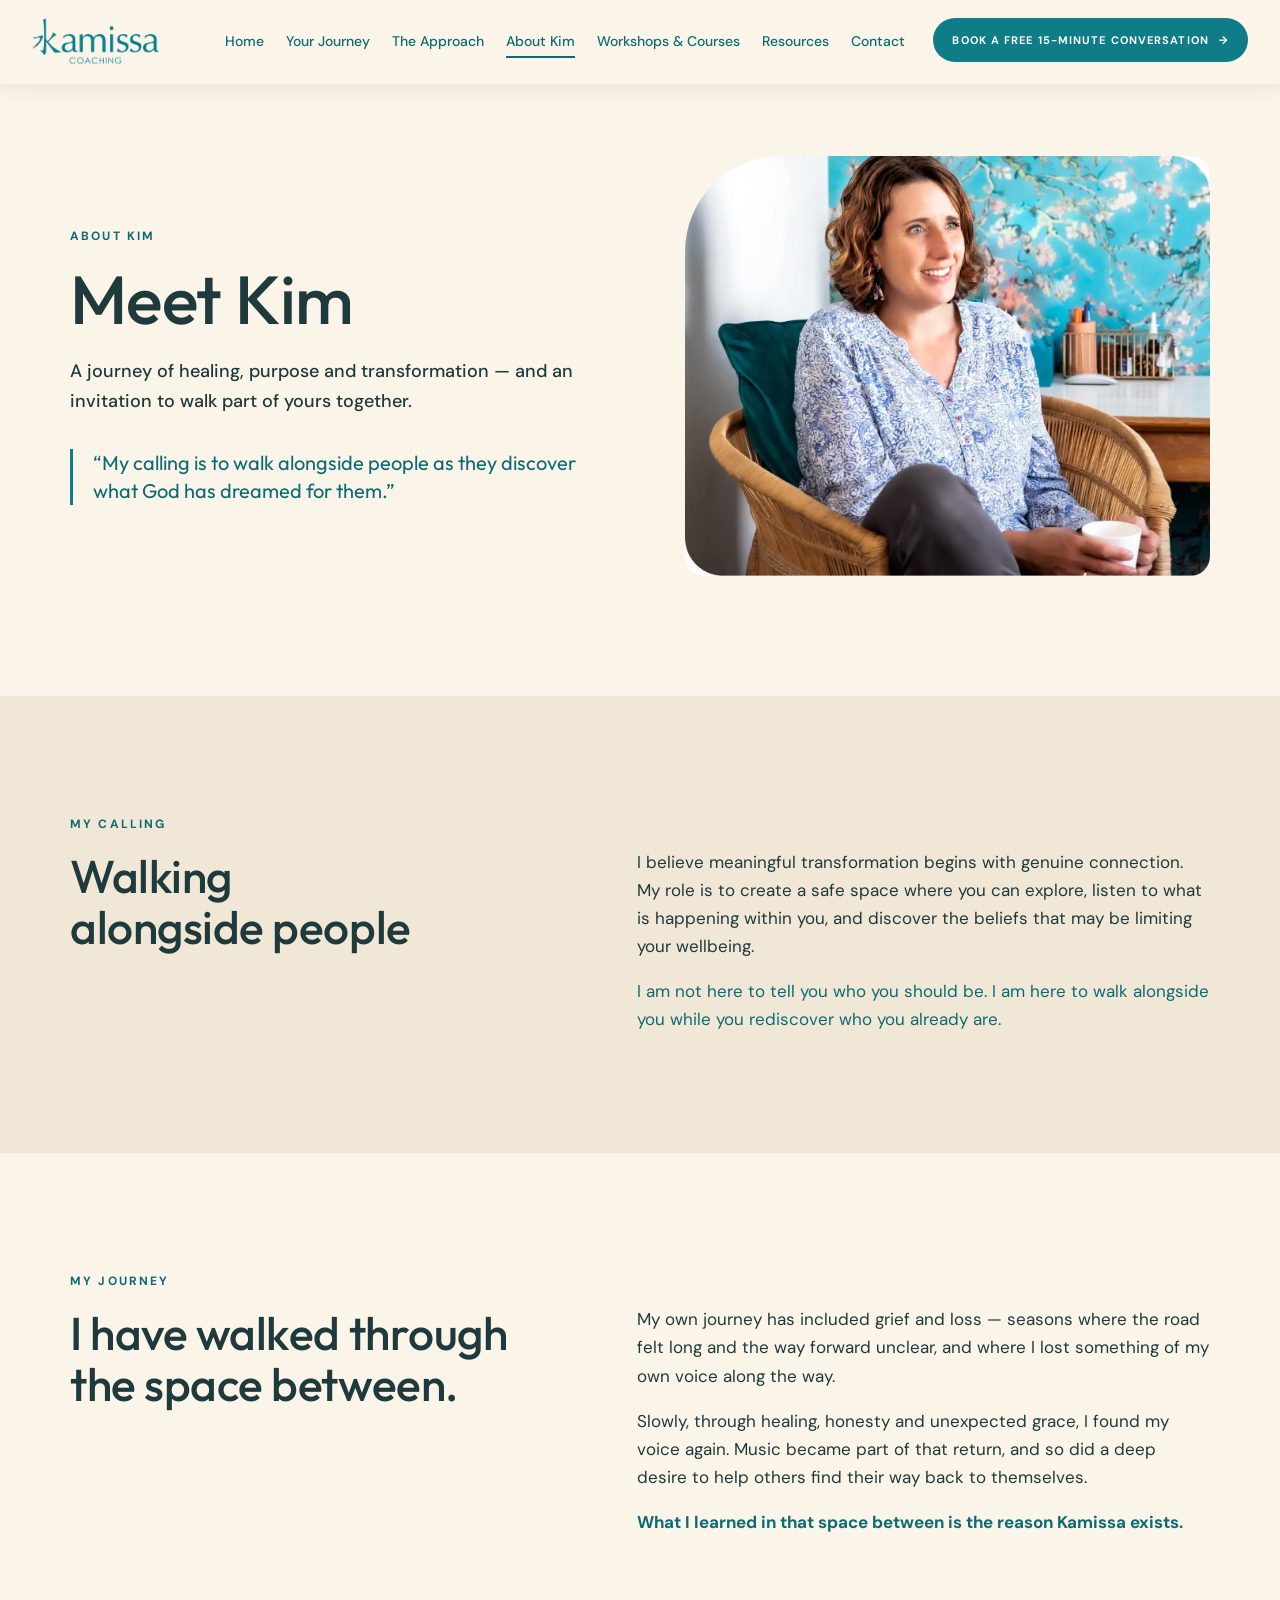
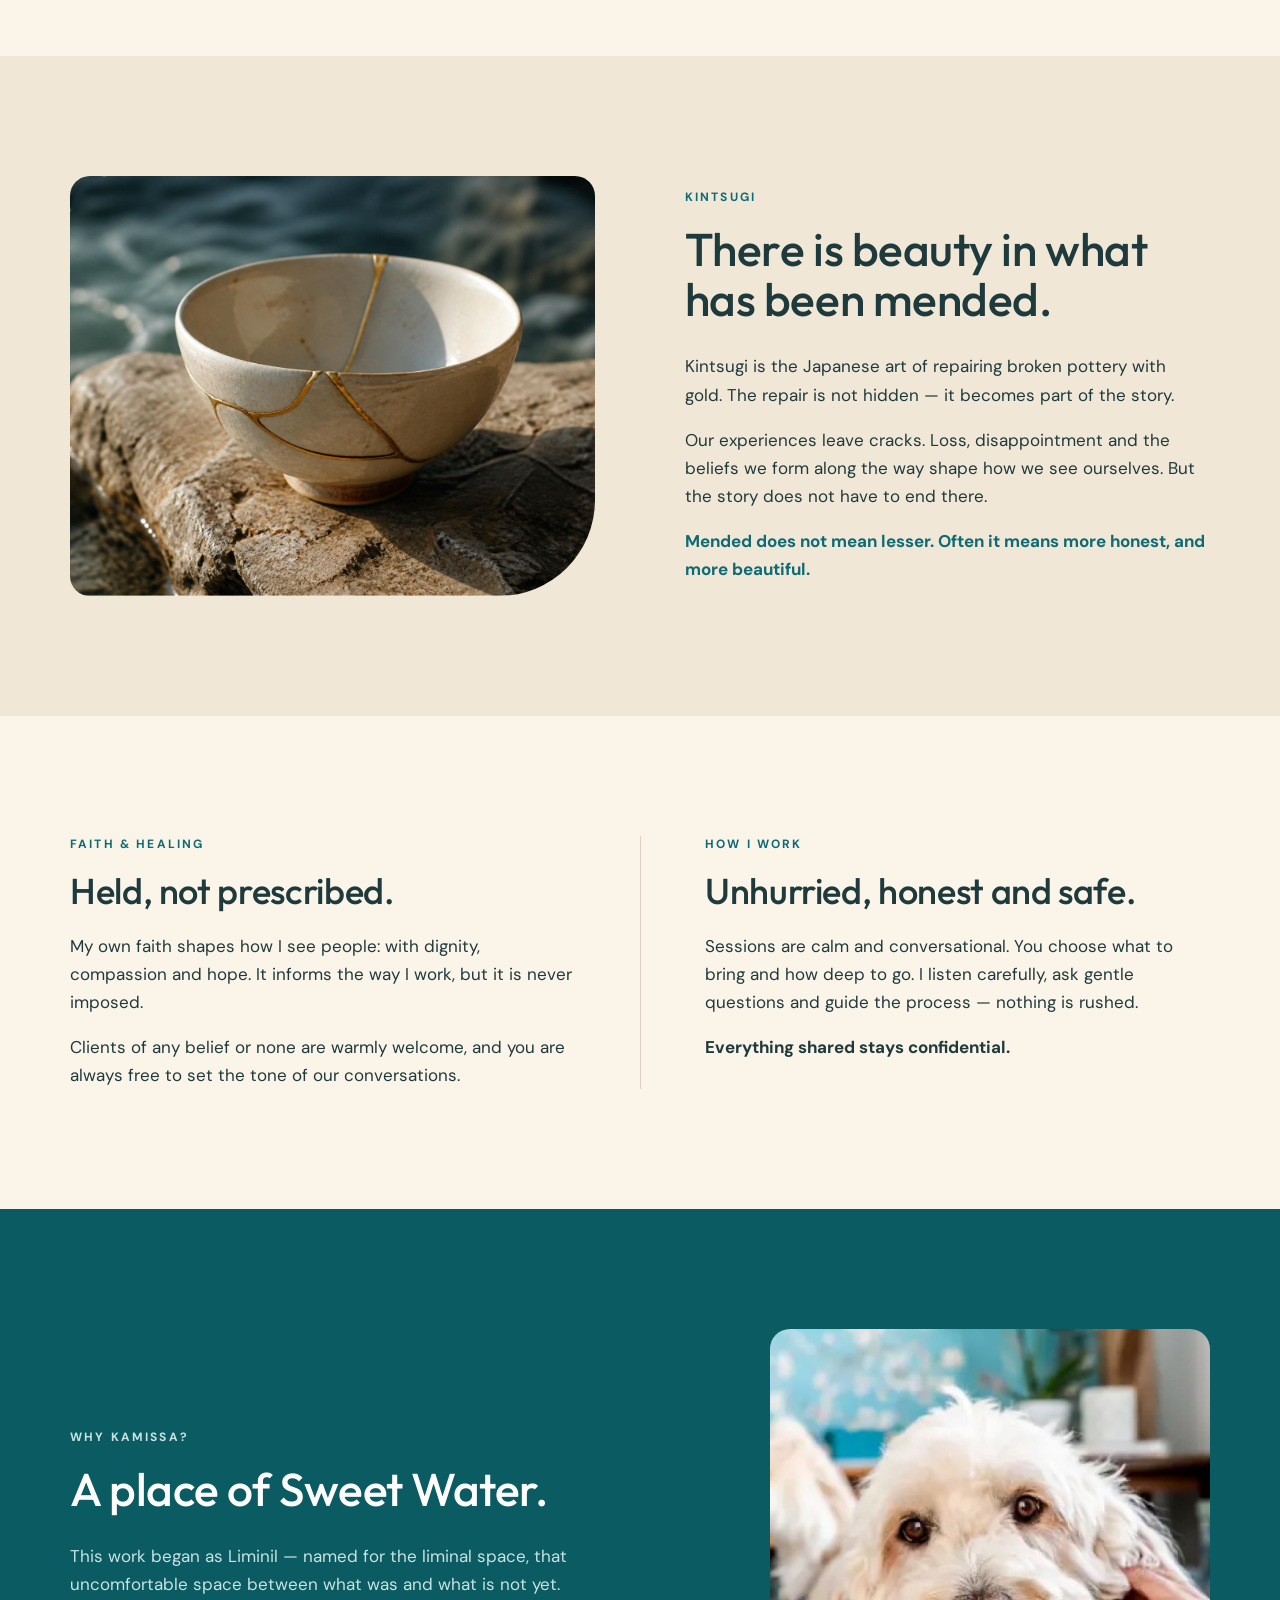
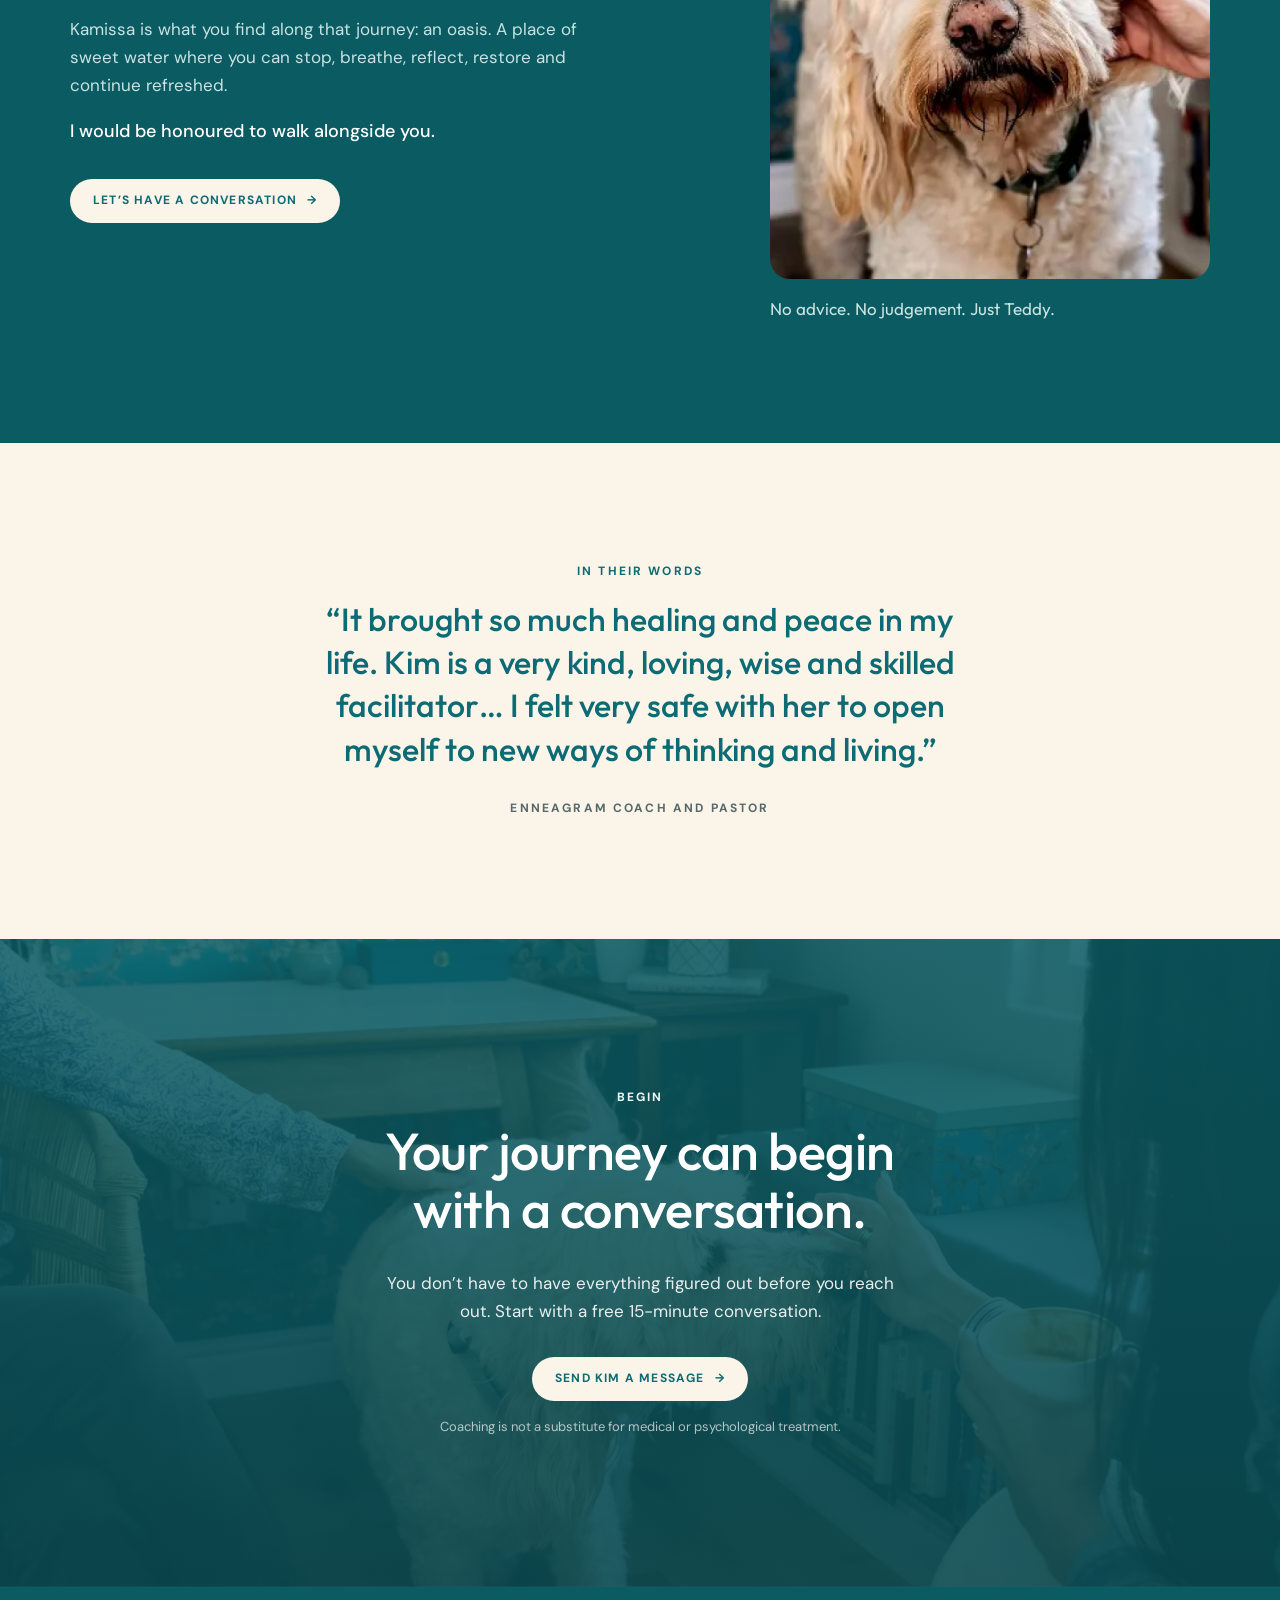
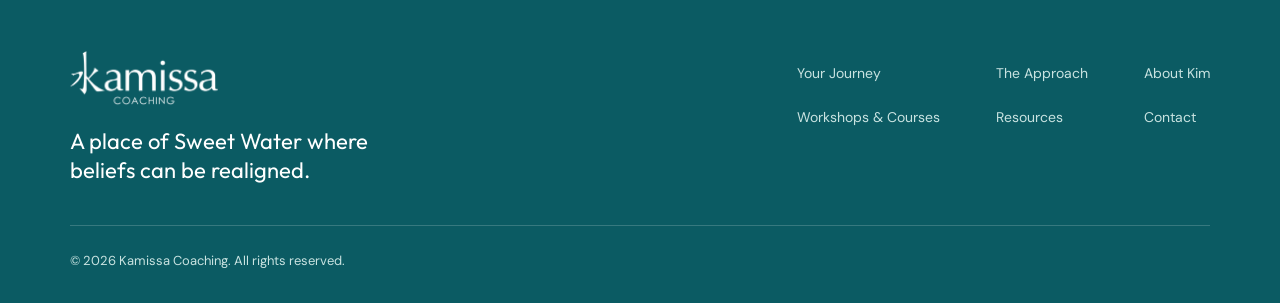
<file: about-kim.html>
<!doctype html>
<html lang="en-ZA">
<head>
  <meta charset="utf-8">
  <meta name="viewport" content="width=device-width, initial-scale=1">
  <title>Meet Kim | Kamissa Coaching</title>
  <meta name="description" content="Meet Kim, founder of Kamissa Coaching: a journey of healing, purpose and transformation, and an invitation to walk part of yours together.">
  <meta name="theme-color" content="#0F7D87">

  <!-- Open Graph (swap og:url and og:image for absolute URLs once the site is live) -->
  <meta property="og:type" content="profile">
  <meta property="og:site_name" content="Kamissa Coaching">
  <meta property="og:title" content="Meet Kim | Kamissa Coaching">
  <meta property="og:description" content="A journey of healing, purpose and transformation, and an invitation to walk part of yours together.">
  <meta property="og:url" content="https://www.example.com/about-kim.html">
  <meta property="og:image" content="https://www.example.com/images/kim-seated.jpg">
  <meta property="og:locale" content="en_ZA">

  <link rel="icon" href="images/favicon.svg" type="image/svg+xml">

  <link rel="preconnect" href="https://fonts.googleapis.com">
  <link rel="preconnect" href="https://fonts.gstatic.com" crossorigin>
  <link rel="stylesheet" href="https://fonts.googleapis.com/css2?family=DM+Sans:opsz,wght@9..40,400;9..40,500;9..40,700&family=Outfit:wght@500;600&display=swap">

  <link rel="stylesheet" href="css/styles.css">
  <script src="js/main.js" defer></script>
</head>
<body>
  <a class="skip-link" href="#main">Skip to content</a>

  <!-- ============ Header (always solid on inner pages) ============ -->
  <header class="site-header site-header--solid" data-header>
    <div class="site-header__inner">
      <a class="logo" href="index.html" aria-label="Kamissa Coaching – home">
        <img class="logo__img" src="images/kamissa-logo.png" alt="Kamissa Coaching" width="600" height="227">
      </a>

      <button class="nav-toggle" type="button" aria-expanded="false" aria-controls="site-nav" data-nav-toggle>
        <span class="visually-hidden">Menu</span>
        <span class="nav-toggle__bars" aria-hidden="true"></span>
      </button>

      <nav class="site-nav" id="site-nav" aria-label="Main" data-nav>
        <ul class="site-nav__list">
          <li><a href="index.html">Home</a></li>
          <li><a href="index.html#journey">Your Journey</a></li>
          <li><a href="qec.html">The Approach</a></li>
          <li><a href="about-kim.html" aria-current="page">About Kim</a></li>
          <li><a href="index.html#workshops">Workshops &amp; Courses</a></li>
          <li><a href="index.html#resources">Resources</a></li>
          <li><a href="#contact">Contact</a></li>
        </ul>
        <a class="btn btn--primary site-nav__cta" href="#book" data-book>Book a free 15-minute conversation <span class="btn__arrow" aria-hidden="true">→</span></a>
      </nav>
    </div>
  </header>

  <main id="main" tabindex="-1">

    <!-- ============ 1. Intro ============ -->
    <section class="section section--cream page-intro" aria-labelledby="page-title">
      <div class="container split split--media-right">
        <figure class="media media--landscape media--corner-tl">
          <img src="images/kim-seated.jpg" alt="Kim, founder of Kamissa Coaching, sitting in a rattan chair and smiling, holding a cup" width="1328" height="1063" fetchpriority="high" decoding="async">
        </figure>
        <div class="split__text">
          <p class="eyebrow">About Kim</p>
          <h1 class="page-title" id="page-title">Meet Kim</h1>
          <p class="text-lead">A journey of healing, purpose and transformation — and an invitation to walk part of yours together.</p>
          <blockquote class="pullquote pullquote--spaced">
            <p>“My calling is to walk alongside people as they discover what God has dreamed for them.”</p>
          </blockquote>
        </div>
      </div>
    </section>

    <!-- ============ 2. My Calling ============ -->
    <section class="section section--sand" id="calling" aria-labelledby="calling-title">
      <div class="container statement reveal">
        <div>
          <p class="eyebrow">My Calling</p>
          <h2 id="calling-title">Walking alongside people</h2>
        </div>
        <div class="statement__body">
          <p>I believe meaningful transformation begins with genuine connection. My role is to create a safe space where you can explore, listen to what is happening within you, and discover the beliefs that may be limiting your wellbeing.</p>
          <p class="text-teal">I am not here to tell you who you should be. I am here to walk alongside you while you rediscover who you already are.</p>
        </div>
      </div>
    </section>

    <!-- ============ 3. My Journey ============ -->
    <section class="section section--cream" id="my-journey" aria-labelledby="my-journey-title">
      <div class="container statement reveal">
        <div>
          <p class="eyebrow">My Journey</p>
          <h2 id="my-journey-title">I have walked through the space between.</h2>
        </div>
        <div class="statement__body">
          <p>My own journey has included grief and loss — seasons where the road felt long and the way forward unclear, and where I lost something of my own voice along the way.</p>
          <p>Slowly, through healing, honesty and unexpected grace, I found my voice again. Music became part of that return, and so did a deep desire to help others find their way back to themselves.</p>
          <p class="text-teal text-strong">What I learned in that space between is the reason Kamissa exists.</p>
        </div>
      </div>
    </section>

    <!-- ============ 4. Kintsugi ============ -->
    <section class="section section--sand" id="kintsugi" aria-labelledby="kintsugi-title">
      <div class="container split">
        <figure class="media media--landscape media--corner-br reveal">
          <img src="images/kintsugi-bowl.jpg" alt="A cream ceramic bowl repaired with golden kintsugi seams, resting on rock" width="1328" height="1063" loading="lazy" decoding="async">
        </figure>
        <div class="split__text reveal">
          <p class="eyebrow">Kintsugi</p>
          <h2 id="kintsugi-title">There is beauty in what has been mended.</h2>
          <p>Kintsugi is the Japanese art of repairing broken pottery with gold. The repair is not hidden — it becomes part of the story.</p>
          <p>Our experiences leave cracks. Loss, disappointment and the beliefs we form along the way shape how we see ourselves. But the story does not have to end there.</p>
          <p class="text-teal text-strong">Mended does not mean lesser. Often it means more honest, and more beautiful.</p>
        </div>
      </div>
    </section>

    <!-- ============ 5. Faith & Healing / How I Work ============ -->
    <section class="section section--cream" id="how-i-work" aria-label="Faith and how I work">
      <div class="container duo">
        <article class="duo__item reveal" aria-labelledby="faith-title">
          <p class="eyebrow">Faith &amp; Healing</p>
          <h2 id="faith-title">Held, not prescribed.</h2>
          <p>My own faith shapes how I see people: with dignity, compassion and hope. It informs the way I work, but it is never imposed.</p>
          <p>Clients of any belief or none are warmly welcome, and you are always free to set the tone of our conversations.</p>
        </article>
        <article class="duo__item reveal" aria-labelledby="work-title">
          <p class="eyebrow">How I Work</p>
          <h2 id="work-title">Unhurried, honest and safe.</h2>
          <p>Sessions are calm and conversational. You choose what to bring and how deep to go. I listen carefully, ask gentle questions and guide the process — nothing is rushed.</p>
          <p class="text-strong">Everything shared stays confidential.</p>
        </article>
      </div>
    </section>

    <!-- ============ 6. Why Kamissa? ============ -->
    <section class="section section--teal-dark" id="why-kamissa" aria-labelledby="why-title">
      <div class="container split split--media-right">
        <figure class="teddy-figure reveal">
          <div class="media media--portrait">
            <img src="images/teddy.jpg" alt="Teddy, a calm cream-coloured Goldendoodle" width="1200" height="1232" loading="lazy" decoding="async">
          </div>
          <figcaption>No advice. No judgement. Just Teddy.</figcaption>
        </figure>
        <div class="split__text reveal">
          <p class="eyebrow eyebrow--light">Why Kamissa?</p>
          <h2 id="why-title">A place of Sweet Water.</h2>
          <p>This work began as Liminil — named for the liminal space, that uncomfortable space between what was and what is not yet.</p>
          <p>Kamissa is what you find along that journey: an oasis. A place of sweet water where you can stop, breathe, reflect, restore and continue refreshed.</p>
          <p class="text-lead">I would be honoured to walk alongside you.</p>
          <a class="btn btn--secondary" href="#book" data-book>Let’s have a conversation <span class="btn__arrow" aria-hidden="true">→</span></a>
        </div>
      </div>
    </section>

    <!-- ============ 7. Testimonials ============ -->
    <section class="section section--cream" id="testimonials" aria-labelledby="testimonials-title">
      <div class="container container--narrow testimonials reveal" data-testimonials>
        <h2 class="eyebrow" id="testimonials-title">In their words</h2>
        <figure class="testimonial">
          <blockquote>
            <p>“It brought so much healing and peace in my life. Kim is a very kind, loving, wise and skilled facilitator… I felt very safe with her to open myself to new ways of thinking and living.”</p>
          </blockquote>
          <figcaption>Enneagram coach and pastor</figcaption>
        </figure>
      </div>
    </section>

    <!-- ============ 8. Final CTA ============ -->
    <section class="cta" id="contact" aria-labelledby="cta-title">
      <div class="cta__bg">
        <img src="images/cta-bg.jpg" alt="" width="3840" height="1570" loading="lazy" decoding="async">
      </div>
      <div class="container container--narrow cta__content reveal" id="book">
        <p class="eyebrow eyebrow--light">Begin</p>
        <h2 id="cta-title">Your journey can begin with a conversation.</h2>
        <p>You don’t have to have everything figured out before you reach out. Start with a free 15-minute conversation.</p>
        <a class="btn btn--secondary" href="mailto:coaching@liminil.net">Send Kim a message <span class="btn__arrow" aria-hidden="true">→</span></a>
        <p class="cta__note">Coaching is not a substitute for medical or psychological treatment.</p>
      </div>
    </section>
  </main>

  <!-- ============ Footer ============ -->
  <footer class="site-footer">
    <div class="container">
      <div class="site-footer__top">
        <div class="site-footer__brand">
          <img class="site-footer__logo" src="images/kamissa-logo-white.png" alt="Kamissa Coaching" width="600" height="227" loading="lazy" decoding="async">
          <p class="site-footer__tagline">A place of Sweet Water where beliefs can be realigned.</p>
        </div>
        <nav class="site-footer__nav" aria-label="Footer">
          <ul>
            <li><a href="index.html#journey">Your Journey</a></li>
            <li><a href="index.html#workshops">Workshops &amp; Courses</a></li>
          </ul>
          <ul>
            <li><a href="qec.html">The Approach</a></li>
            <li><a href="index.html#resources">Resources</a></li>
          </ul>
          <ul>
            <li><a href="about-kim.html" aria-current="page">About Kim</a></li>
            <li><a href="#contact">Contact</a></li>
          </ul>
        </nav>
      </div>
      <div class="site-footer__bottom">
        <p>© 2026 Kamissa Coaching. All rights reserved.</p>
      </div>
    </div>
  </footer>
</body>
</html>
</file>
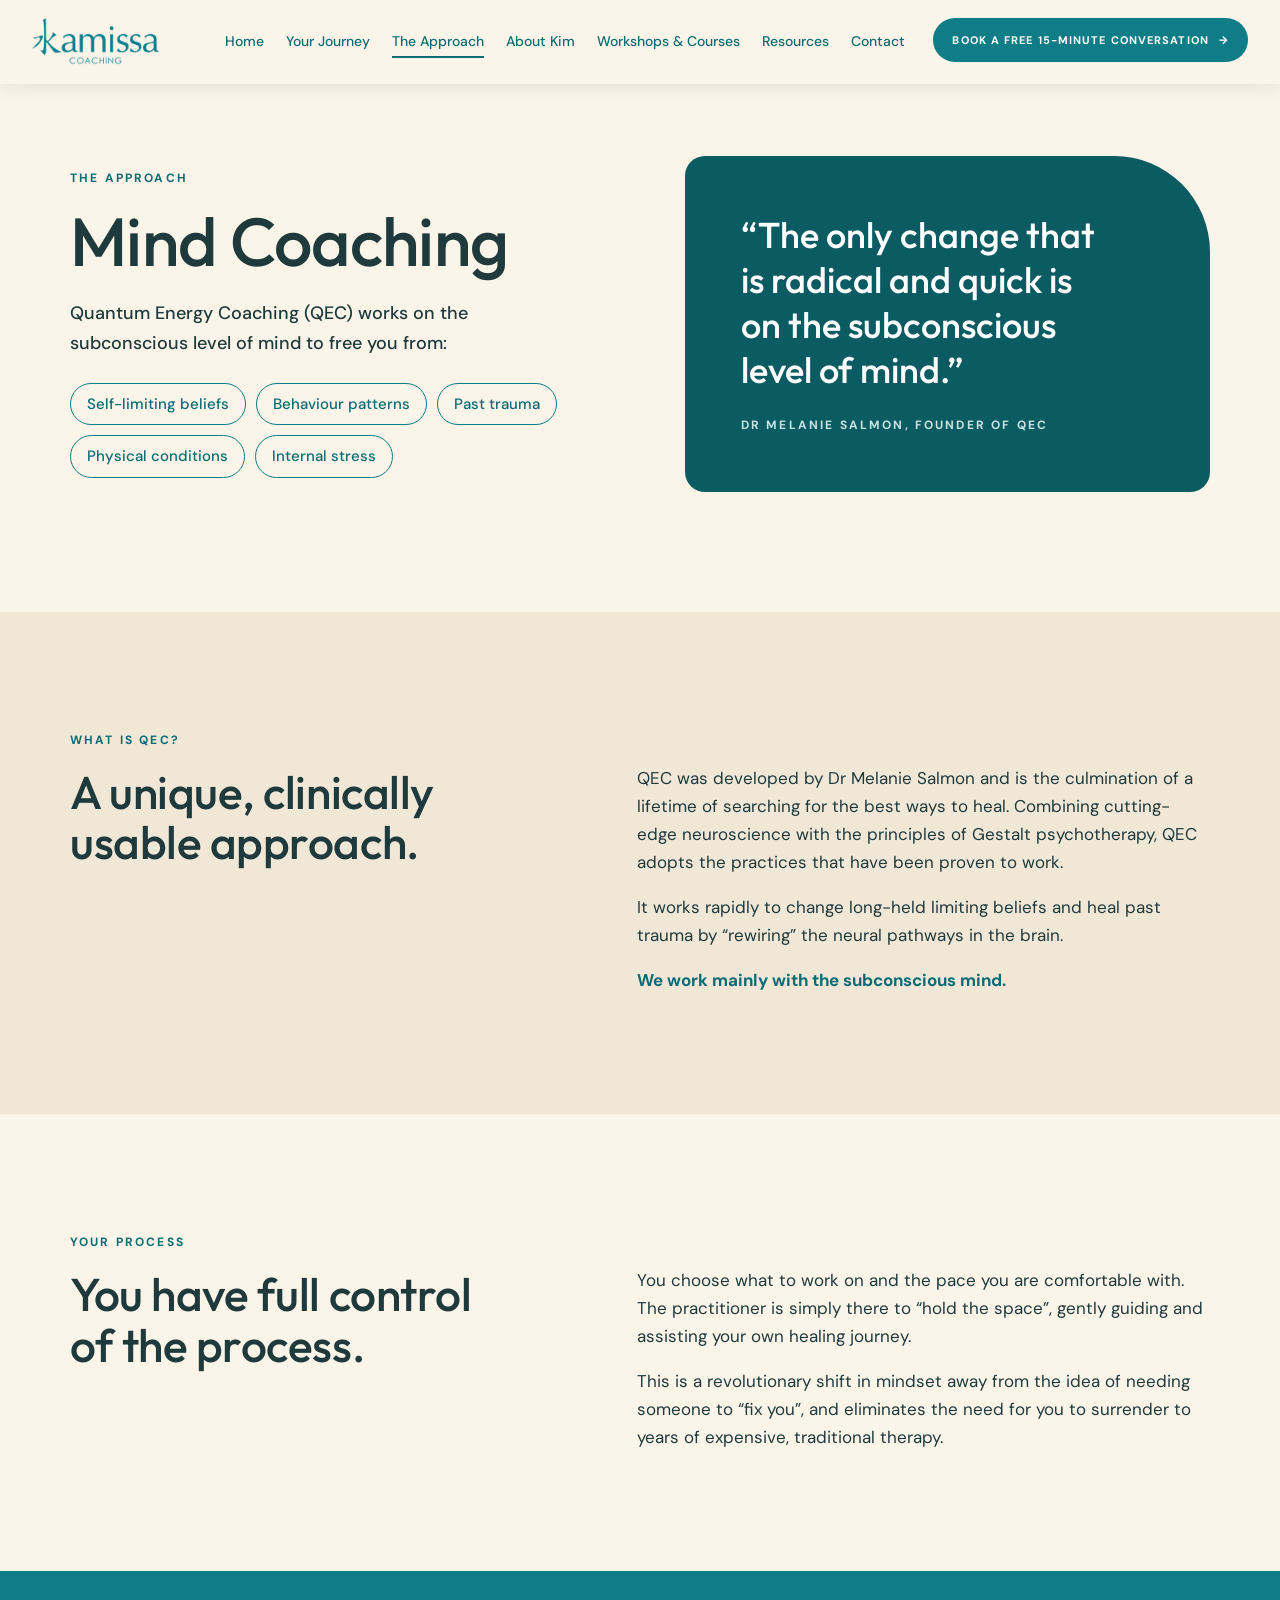
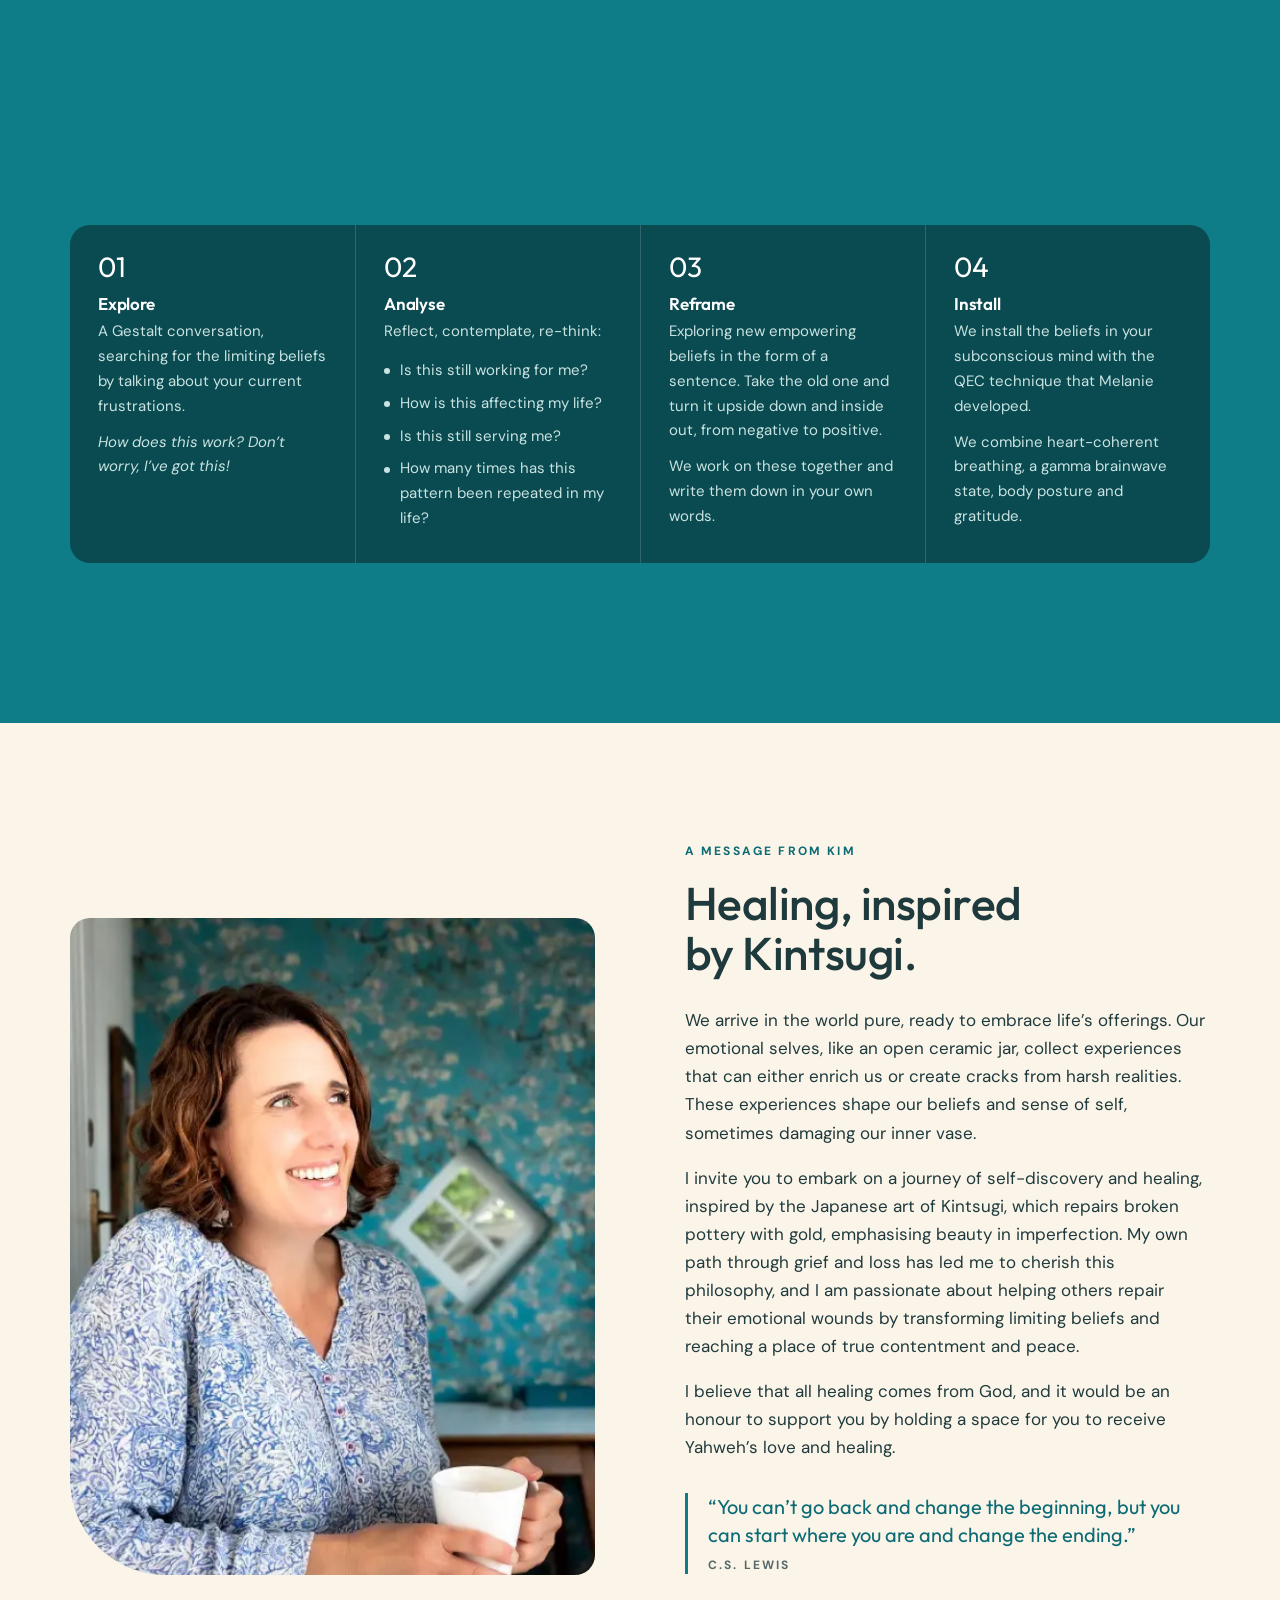
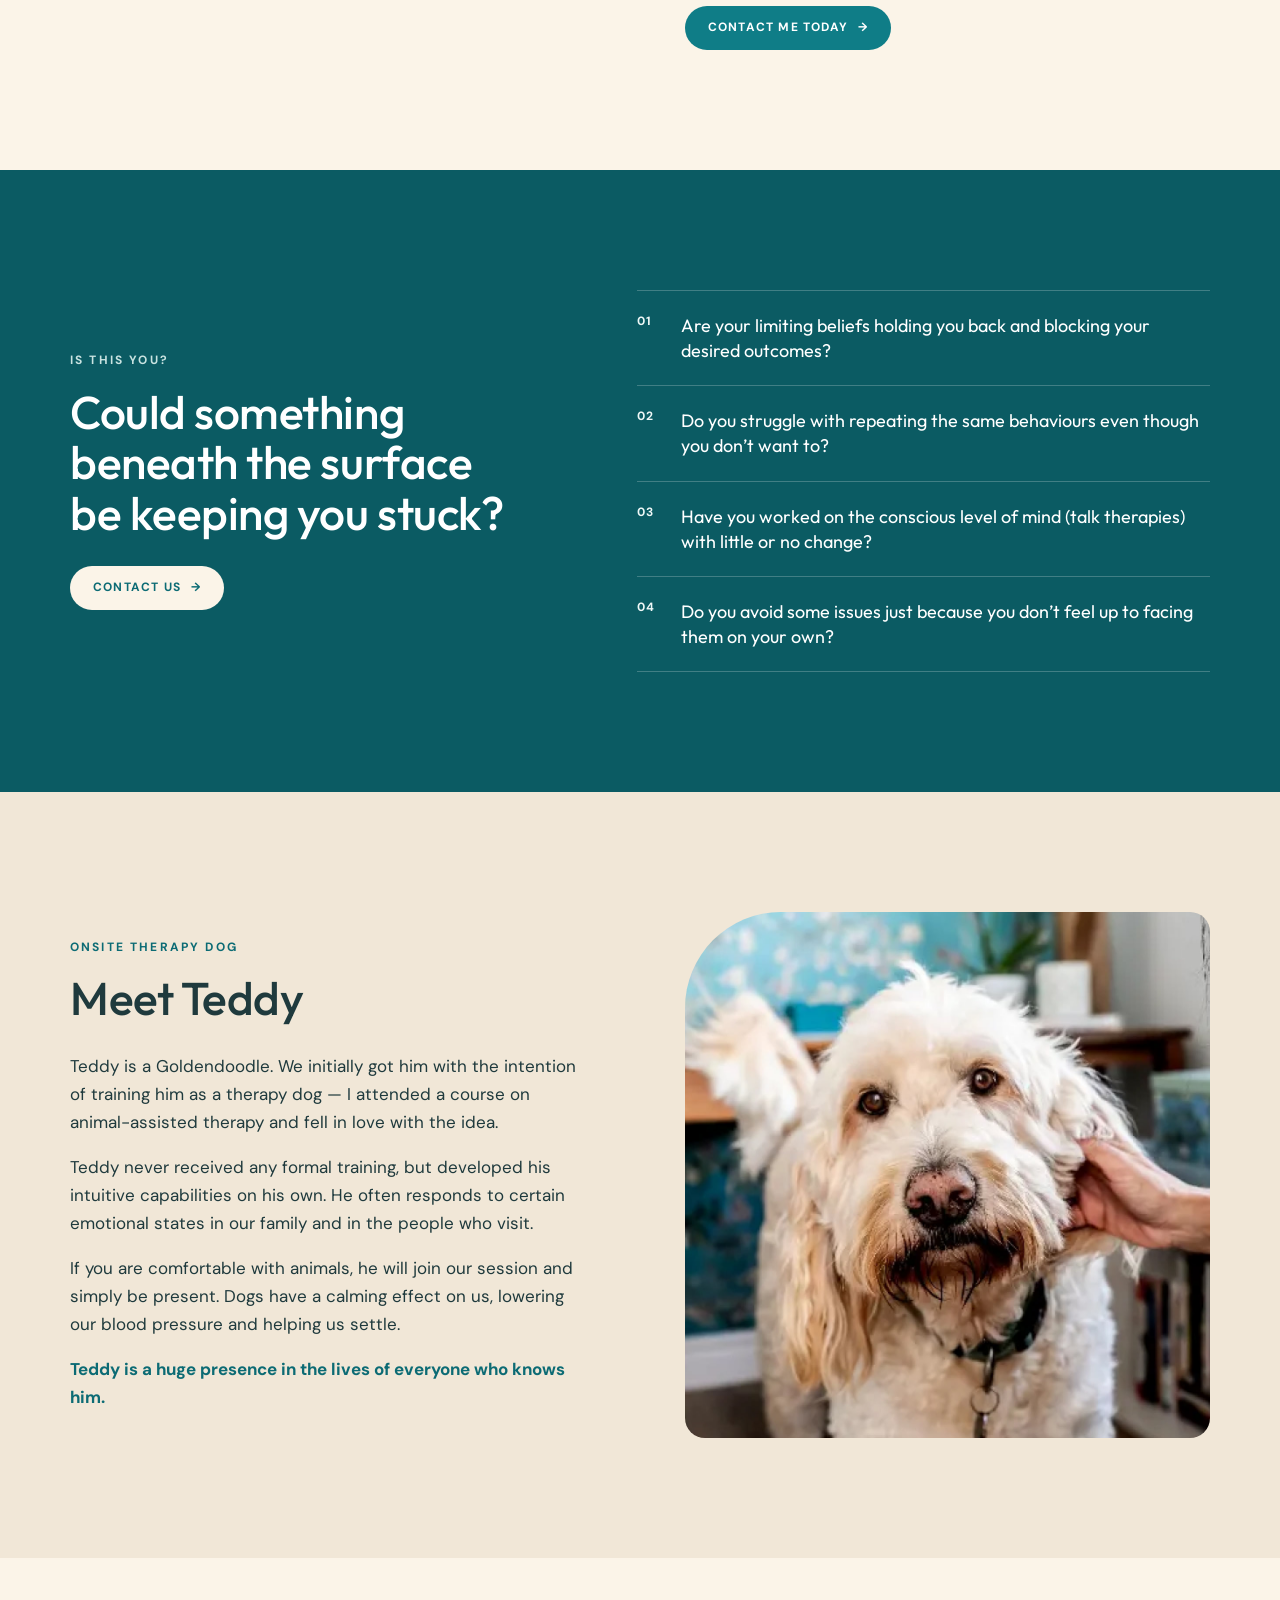
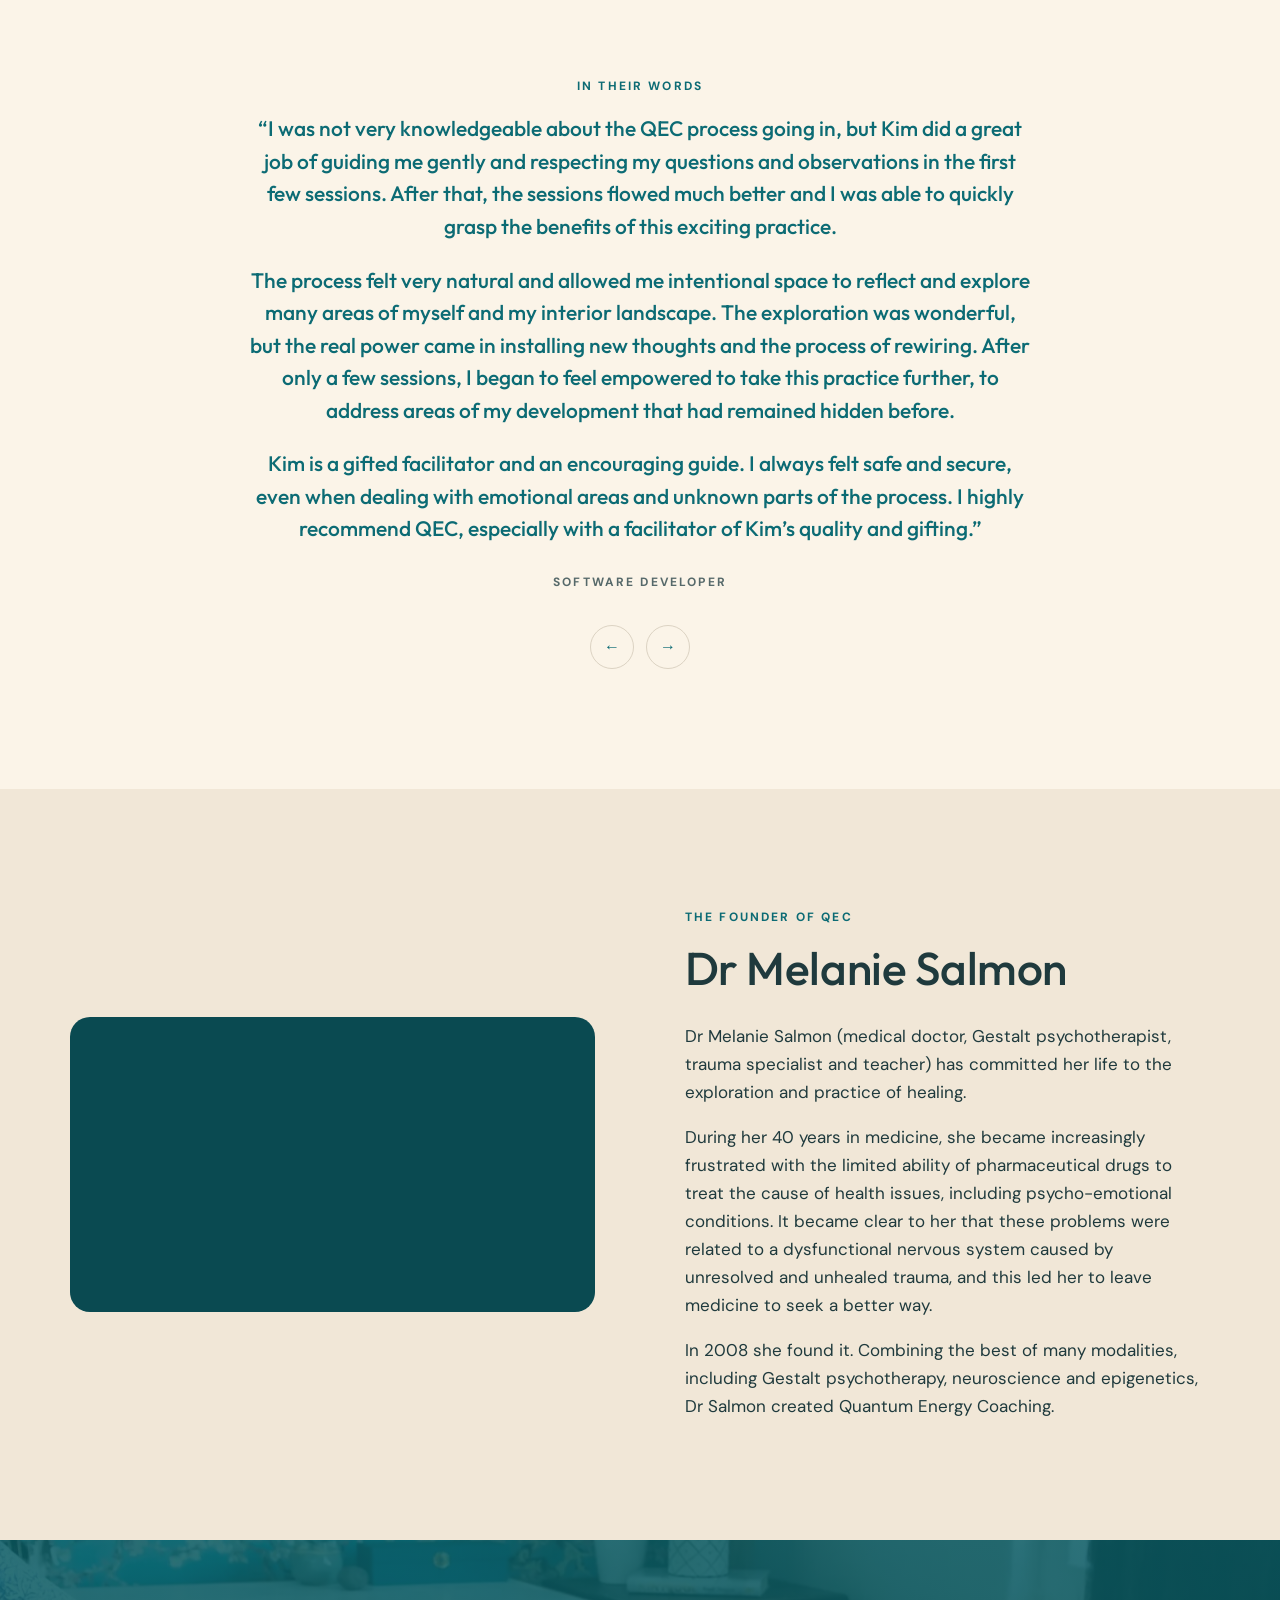
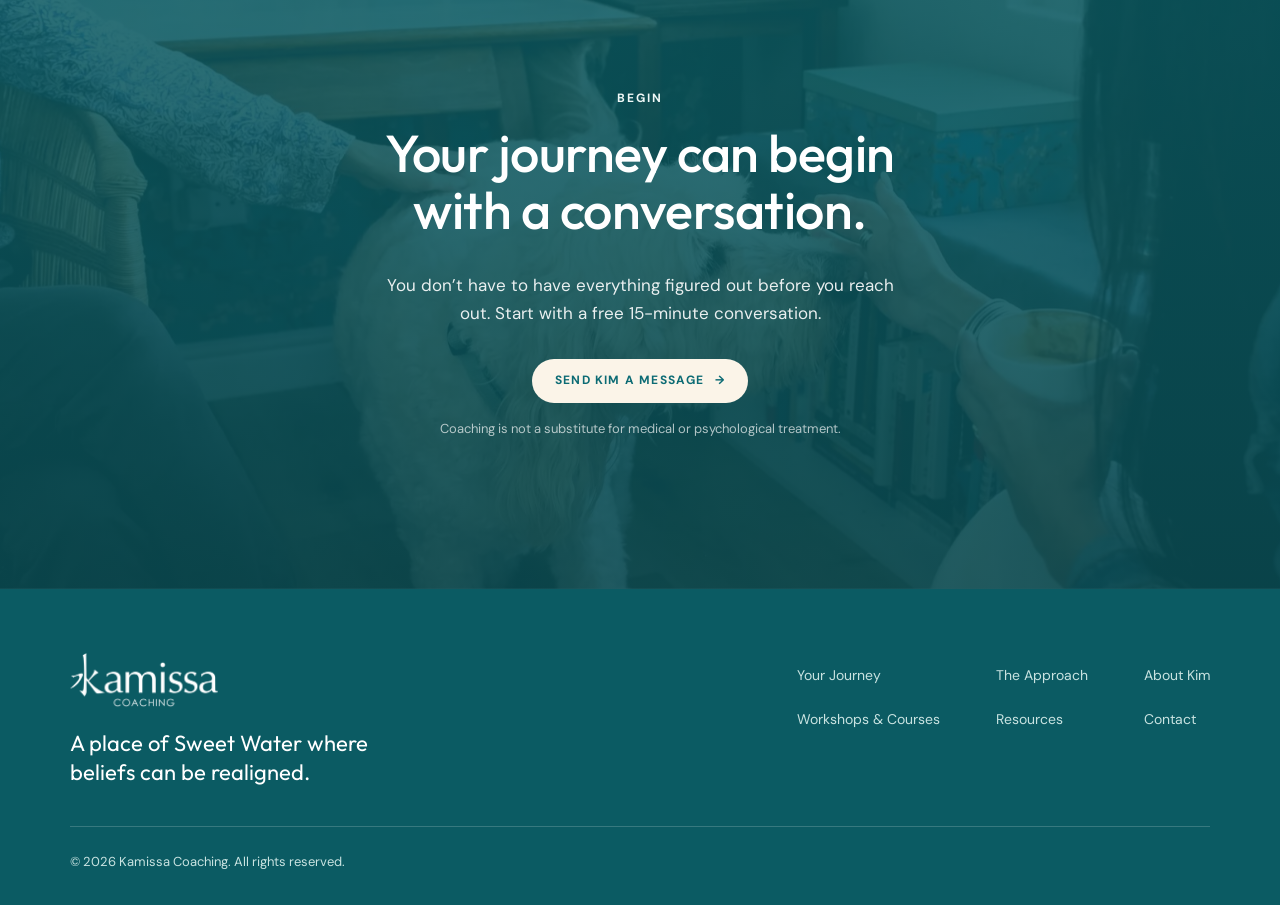
<file: qec.html>
<!doctype html>
<html lang="en-ZA">
<head>
  <meta charset="utf-8">
  <meta name="viewport" content="width=device-width, initial-scale=1">
  <title>Quantum Energy Coaching (QEC) | Kamissa Coaching</title>
  <meta name="description" content="Quantum Energy Coaching (QEC) works at the subconscious level of mind to help you release self-limiting beliefs, behaviour patterns and internal stress. Learn how sessions with Kim work.">
  <meta name="theme-color" content="#0F7D87">

  <!-- Open Graph (swap og:url and og:image for absolute URLs once the site is live) -->
  <meta property="og:type" content="website">
  <meta property="og:site_name" content="Kamissa Coaching">
  <meta property="og:title" content="Quantum Energy Coaching (QEC) | Kamissa Coaching">
  <meta property="og:description" content="Working at the subconscious level of mind to transform limiting beliefs and behaviour patterns.">
  <meta property="og:url" content="https://www.example.com/qec.html">
  <meta property="og:image" content="https://www.example.com/images/hero-coast.jpg">
  <meta property="og:locale" content="en_ZA">

  <link rel="icon" href="images/favicon.svg" type="image/svg+xml">

  <link rel="preconnect" href="https://fonts.googleapis.com">
  <link rel="preconnect" href="https://fonts.gstatic.com" crossorigin>
  <link rel="stylesheet" href="https://fonts.googleapis.com/css2?family=DM+Sans:opsz,wght@9..40,400;9..40,500;9..40,700&family=Outfit:wght@500;600&display=swap">

  <link rel="stylesheet" href="css/styles.css">
  <script src="js/main.js" defer></script>
</head>
<body>
  <a class="skip-link" href="#main">Skip to content</a>

  <!-- ============ Header (always solid on inner pages) ============ -->
  <header class="site-header site-header--solid" data-header>
    <div class="site-header__inner">
      <a class="logo" href="index.html" aria-label="Kamissa Coaching – home">
        <img class="logo__img" src="images/kamissa-logo.png" alt="Kamissa Coaching" width="600" height="227">
      </a>

      <button class="nav-toggle" type="button" aria-expanded="false" aria-controls="site-nav" data-nav-toggle>
        <span class="visually-hidden">Menu</span>
        <span class="nav-toggle__bars" aria-hidden="true"></span>
      </button>

      <nav class="site-nav" id="site-nav" aria-label="Main" data-nav>
        <ul class="site-nav__list">
          <li><a href="index.html">Home</a></li>
          <li><a href="index.html#journey">Your Journey</a></li>
          <li><a href="qec.html" aria-current="page">The Approach</a></li>
          <li><a href="about-kim.html">About Kim</a></li>
          <li><a href="index.html#workshops">Workshops &amp; Courses</a></li>
          <li><a href="index.html#resources">Resources</a></li>
          <li><a href="#contact">Contact</a></li>
        </ul>
        <a class="btn btn--primary site-nav__cta" href="#book" data-book>Book a free 15-minute conversation <span class="btn__arrow" aria-hidden="true">→</span></a>
      </nav>
    </div>
  </header>

  <main id="main" tabindex="-1">

    <!-- ============ 1. Intro ============ -->
    <section class="section section--cream page-intro" aria-labelledby="page-title">
      <div class="container split">
        <div class="split__text">
          <p class="eyebrow">The Approach</p>
          <h1 class="page-title" id="page-title">Mind Coaching</h1>
          <p class="text-lead">Quantum Energy Coaching (QEC) works on the subconscious level of mind to free you from:</p>
          <ul class="chips">
            <li>Self-limiting beliefs</li>
            <li>Behaviour patterns</li>
            <li>Past trauma</li>
            <li>Physical conditions</li>
            <li>Internal stress</li>
          </ul>
        </div>
        <figure class="quote-card">
          <blockquote>
            <p>“The only change that is radical and quick is on the subconscious level of mind.”</p>
          </blockquote>
          <figcaption>Dr Melanie Salmon, founder of QEC</figcaption>
        </figure>
      </div>
    </section>

    <!-- ============ 2. What is QEC ============ -->
    <section class="section section--sand" id="what-is-qec" aria-labelledby="what-title">
      <div class="container statement reveal">
        <div>
          <p class="eyebrow">What is QEC?</p>
          <h2 id="what-title">A unique, clinically usable approach.</h2>
        </div>
        <div class="statement__body">
          <p>QEC was developed by Dr Melanie Salmon and is the culmination of a lifetime of searching for the best ways to heal. Combining cutting-edge neuroscience with the principles of Gestalt psychotherapy, QEC adopts the practices that have been proven to work.</p>
          <p>It works rapidly to change long-held limiting beliefs and heal past trauma by “rewiring” the neural pathways in the brain.</p>
          <p class="text-teal text-strong">We work mainly with the subconscious mind.</p>
        </div>
      </div>
    </section>

    <!-- ============ 3. You're in control ============ -->
    <section class="section section--cream" id="your-process" aria-labelledby="control-title">
      <div class="container statement reveal">
        <div>
          <p class="eyebrow">Your Process</p>
          <h2 id="control-title">You have full control of the process.</h2>
        </div>
        <div class="statement__body">
          <p>You choose what to work on and the pace you are comfortable with. The practitioner is simply there to “hold the space”, gently guiding and assisting your own healing journey.</p>
          <p>This is a revolutionary shift in mindset away from the idea of needing someone to “fix you”, and eliminates the need for you to surrender to years of expensive, traditional therapy.</p>
        </div>
      </div>
    </section>

    <!-- ============ 4. How the sessions work ============ -->
    <section class="section section--teal" id="sessions" aria-labelledby="sessions-title">
      <div class="container">
        <div class="approach__intro reveal">
          <p class="eyebrow eyebrow--light">The Process</p>
          <h2 id="sessions-title">How the sessions work</h2>
        </div>
        <ol class="steps steps--detailed reveal" aria-label="The four QEC steps">
          <li>
            <span class="steps__num" aria-hidden="true">01</span>
            <h3>Explore</h3>
            <p>A Gestalt conversation, searching for the limiting beliefs by talking about your current frustrations.</p>
            <p class="steps__note">How does this work? Don’t worry, I’ve got this!</p>
          </li>
          <li>
            <span class="steps__num" aria-hidden="true">02</span>
            <h3>Analyse</h3>
            <p>Reflect, contemplate, re-think:</p>
            <ul class="steps__questions">
              <li>Is this still working for me?</li>
              <li>How is this affecting my life?</li>
              <li>Is this still serving me?</li>
              <li>How many times has this pattern been repeated in my life?</li>
            </ul>
          </li>
          <li>
            <span class="steps__num" aria-hidden="true">03</span>
            <h3>Reframe</h3>
            <p>Exploring new empowering beliefs in the form of a sentence. Take the old one and turn it upside down and inside out, from negative to positive.</p>
            <p>We work on these together and write them down in your own words.</p>
          </li>
          <li>
            <span class="steps__num" aria-hidden="true">04</span>
            <h3>Install</h3>
            <p>We install the beliefs in your subconscious mind with the QEC technique that Melanie developed.</p>
            <p>We combine heart-coherent breathing, a gamma brainwave state, body posture and gratitude.</p>
          </li>
        </ol>
      </div>
    </section>

    <!-- ============ 5. A message from Kim ============ -->
    <section class="section section--cream" id="message" aria-labelledby="message-title">
      <div class="container split">
        <figure class="media media--portrait media--corner-bl reveal">
          <img src="images/kim-portrait.jpg" alt="Kim, smiling warmly, in a light blouse in front of a colourful painting" width="1091" height="1364" loading="lazy" decoding="async">
        </figure>
        <div class="split__text reveal">
          <p class="eyebrow">A message from Kim</p>
          <h2 id="message-title">Healing, inspired by Kintsugi.</h2>
          <p>We arrive in the world pure, ready to embrace life’s offerings. Our emotional selves, like an open ceramic jar, collect experiences that can either enrich us or create cracks from harsh realities. These experiences shape our beliefs and sense of self, sometimes damaging our inner vase.</p>
          <p>I invite you to embark on a journey of self-discovery and healing, inspired by the Japanese art of Kintsugi, which repairs broken pottery with gold, emphasising beauty in imperfection. My own path through grief and loss has led me to cherish this philosophy, and I am passionate about helping others repair their emotional wounds by transforming limiting beliefs and reaching a place of true contentment and peace.</p>
          <p>I believe that all healing comes from God, and it would be an honour to support you by holding a space for you to receive Yahweh’s love and healing.</p>
          <blockquote class="pullquote pullquote--spaced">
            <p>“You can’t go back and change the beginning, but you can start where you are and change the ending.”</p>
            <footer class="pullquote__cite">C.S. Lewis</footer>
          </blockquote>
          <a class="btn btn--primary" href="#book" data-book>Contact me today <span class="btn__arrow" aria-hidden="true">→</span></a>
        </div>
      </div>
    </section>

    <!-- ============ 6. Recognition ============ -->
    <section class="section section--teal-dark" id="recognition" aria-labelledby="recognition-title">
      <div class="container split split--recognition">
        <div class="reveal">
          <p class="eyebrow eyebrow--light">Is this you?</p>
          <h2 id="recognition-title">Could something beneath the surface be keeping you stuck?</h2>
          <a class="btn btn--secondary" href="#book" data-book>Contact us <span class="btn__arrow" aria-hidden="true">→</span></a>
        </div>
        <ol class="question-list reveal">
          <li>Are your limiting beliefs holding you back and blocking your desired outcomes?</li>
          <li>Do you struggle with repeating the same behaviours even though you don’t want to?</li>
          <li>Have you worked on the conscious level of mind (talk therapies) with little or no change?</li>
          <li>Do you avoid some issues just because you don’t feel up to facing them on your own?</li>
        </ol>
      </div>
    </section>

    <!-- ============ 7. Meet Teddy ============ -->
    <section class="section section--sand" id="teddy" aria-labelledby="teddy-title">
      <div class="container split split--media-right">
        <figure class="media media--square media--corner-tl reveal">
          <img src="images/teddy.jpg" alt="Teddy, a cream-coloured Goldendoodle, looking up at the camera" width="1200" height="1232" loading="lazy" decoding="async">
        </figure>
        <div class="split__text reveal">
          <p class="eyebrow">Onsite therapy dog</p>
          <h2 id="teddy-title">Meet Teddy</h2>
          <p>Teddy is a Goldendoodle. We initially got him with the intention of training him as a therapy dog — I attended a course on animal-assisted therapy and fell in love with the idea.</p>
          <p>Teddy never received any formal training, but developed his intuitive capabilities on his own. He often responds to certain emotional states in our family and in the people who visit.</p>
          <p>If you are comfortable with animals, he will join our session and simply be present. Dogs have a calming effect on us, lowering our blood pressure and helping us settle.</p>
          <p class="text-teal text-strong">Teddy is a huge presence in the lives of everyone who knows him.</p>
        </div>
      </div>
    </section>

    <!-- ============ 8. Testimonials ============ -->
    <section class="section section--cream" id="testimonials" aria-labelledby="testimonials-title">
      <div class="container container--narrow testimonials reveal" data-testimonials>
        <h2 class="eyebrow" id="testimonials-title">In their words</h2>
        <figure class="testimonial testimonial--long">
          <blockquote>
            <p>“I was not very knowledgeable about the QEC process going in, but Kim did a great job of guiding me gently and respecting my questions and observations in the first few sessions. After that, the sessions flowed much better and I was able to quickly grasp the benefits of this exciting practice.</p>
            <p>The process felt very natural and allowed me intentional space to reflect and explore many areas of myself and my interior landscape. The exploration was wonderful, but the real power came in installing new thoughts and the process of rewiring. After only a few sessions, I began to feel empowered to take this practice further, to address areas of my development that had remained hidden before.</p>
            <p>Kim is a gifted facilitator and an encouraging guide. I always felt safe and secure, even when dealing with emotional areas and unknown parts of the process. I highly recommend QEC, especially with a facilitator of Kim’s quality and gifting.”</p>
          </blockquote>
          <figcaption>Software developer</figcaption>
        </figure>
        <figure class="testimonial">
          <blockquote>
            <p>“It brought so much healing and peace in my life. Kim is a very kind, loving, wise and skilled facilitator… I felt very safe with her to open myself to new ways of thinking and living.”</p>
          </blockquote>
          <figcaption>Enneagram coach and pastor</figcaption>
        </figure>
      </div>
    </section>

    <!-- ============ 9. Dr Melanie Salmon ============ -->
    <section class="section section--sand" id="founder" aria-labelledby="founder-title">
      <div class="container split">
        <div class="video reveal">
          <iframe src="https://www.youtube-nocookie.com/embed/XJl3-LjAYDc?rel=0" title="A short explanation of QEC by founder Dr Melanie Salmon (YouTube)" width="560" height="315" loading="lazy" allow="accelerometer; encrypted-media; gyroscope; picture-in-picture; fullscreen" referrerpolicy="strict-origin-when-cross-origin" allowfullscreen></iframe>
        </div>
        <div class="split__text reveal">
          <p class="eyebrow">The founder of QEC</p>
          <h2 id="founder-title">Dr Melanie Salmon</h2>
          <p>Dr Melanie Salmon (medical doctor, Gestalt psychotherapist, trauma specialist and teacher) has committed her life to the exploration and practice of healing.</p>
          <p>During her 40 years in medicine, she became increasingly frustrated with the limited ability of pharmaceutical drugs to treat the cause of health issues, including psycho-emotional conditions. It became clear to her that these problems were related to a dysfunctional nervous system caused by unresolved and unhealed trauma, and this led her to leave medicine to seek a better way.</p>
          <p>In 2008 she found it. Combining the best of many modalities, including Gestalt psychotherapy, neuroscience and epigenetics, Dr Salmon created Quantum Energy Coaching.</p>
        </div>
      </div>
    </section>

    <!-- ============ 10. Final CTA ============ -->
    <section class="cta" id="contact" aria-labelledby="cta-title">
      <div class="cta__bg">
        <img src="images/cta-bg.jpg" alt="" width="3840" height="1570" loading="lazy" decoding="async">
      </div>
      <div class="container container--narrow cta__content reveal" id="book">
        <p class="eyebrow eyebrow--light">Begin</p>
        <h2 id="cta-title">Your journey can begin with a conversation.</h2>
        <p>You don’t have to have everything figured out before you reach out. Start with a free 15-minute conversation.</p>
        <a class="btn btn--secondary" href="mailto:coaching@liminil.net">Send Kim a message <span class="btn__arrow" aria-hidden="true">→</span></a>
        <p class="cta__note">Coaching is not a substitute for medical or psychological treatment.</p>
      </div>
    </section>
  </main>

  <!-- ============ Footer ============ -->
  <footer class="site-footer">
    <div class="container">
      <div class="site-footer__top">
        <div class="site-footer__brand">
          <img class="site-footer__logo" src="images/kamissa-logo-white.png" alt="Kamissa Coaching" width="600" height="227" loading="lazy" decoding="async">
          <p class="site-footer__tagline">A place of Sweet Water where beliefs can be realigned.</p>
        </div>
        <nav class="site-footer__nav" aria-label="Footer">
          <ul>
            <li><a href="index.html#journey">Your Journey</a></li>
            <li><a href="index.html#workshops">Workshops &amp; Courses</a></li>
          </ul>
          <ul>
            <li><a href="qec.html" aria-current="page">The Approach</a></li>
            <li><a href="index.html#resources">Resources</a></li>
          </ul>
          <ul>
            <li><a href="about-kim.html">About Kim</a></li>
            <li><a href="#contact">Contact</a></li>
          </ul>
        </nav>
      </div>
      <div class="site-footer__bottom">
        <p>© 2026 Kamissa Coaching. All rights reserved.</p>
      </div>
    </div>
  </footer>
</body>
</html>
</file>
<file: css/styles.css>
/* ==========================================================================
   Kamissa Coaching – styles
   Mobile-first. Breakpoints: 640px (sm), 900px (md), 1200px (lg).
   ========================================================================== */

/* ---------- 1. Design tokens ---------- */
:root {
  /* Brand */
  --teal: #0F7D87;
  --teal-dark: #0B5B63;
  --teal-deep: #0A4A51;
  --teal-ink: #0C6B74;        /* teal for text on light backgrounds (AA on cream + sand) */
  --cream: #FBF4E8;
  --sand: #F1E7D7;
  --sand-line: #DCD3C3;
  --ink: #1F3A3D;
  --muted: #56696A;           /* darkened from #6B7F80 to pass AA on cream + sand */
  --white: #FFFFFF;
  --on-teal: #EFF8F7;         /* softer white that still passes AA on --teal */
  --on-dark: #C9E3E1;         /* pale text on --teal-dark / --teal-deep */

  /* Type */
  --font-head: "Outfit", system-ui, sans-serif;
  --font-body: "DM Sans", system-ui, sans-serif;
  --fs-body: 1rem;
  --fs-small: 0.875rem;
  --fs-h1: clamp(2.375rem, 1.5rem + 4vw, 4.25rem);
  --fs-h2: clamp(1.875rem, 1.4rem + 2vw, 2.875rem);
  --fs-h3: 1.25rem;

  /* Layout */
  --max-w: 1140px;
  --gutter: 20px;
  --section-y: 72px;
  --header-h: 72px;
  --radius: 20px;
  --radius-xl: 96px;

  --shadow: 0 6px 24px rgb(15 52 56 / 0.08);
  --ease: cubic-bezier(0.22, 0.61, 0.36, 1);
}

@media (min-width: 640px) {
  :root { --gutter: 32px; --fs-body: 1.0625rem; }
}
@media (min-width: 900px) {
  :root { --section-y: 104px; --header-h: 84px; }
}
@media (min-width: 1200px) {
  :root { --section-y: 120px; }
}

/* ---------- 2. Base ---------- */
*,
*::before,
*::after { box-sizing: border-box; }

html {
  -webkit-text-size-adjust: 100%;
  scroll-padding-top: var(--header-h);
}
@media (prefers-reduced-motion: no-preference) {
  html { scroll-behavior: smooth; }
}

body {
  margin: 0;
  background: var(--cream);
  color: var(--ink);
  font-family: var(--font-body);
  font-size: var(--fs-body);
  line-height: 1.65;
  -webkit-font-smoothing: antialiased;
  overflow-x: hidden;
}
body.is-locked { overflow: hidden; }

h1, h2, h3, p, ol, ul, figure, blockquote { margin: 0; }
ol, ul { padding: 0; list-style: none; }

h1, h2, h3 {
  font-family: var(--font-head);
  font-weight: 500;
  line-height: 1.1;
  letter-spacing: -0.01em;
}
h2 { font-size: var(--fs-h2); margin-bottom: 0.6em; text-wrap: balance; }
h3 { font-size: var(--fs-h3); font-weight: 600; }

p + p { margin-top: 1em; }

img { display: block; max-width: 100%; height: auto; }

a { color: inherit; }

:focus-visible {
  outline: 3px solid var(--teal);
  outline-offset: 3px;
  border-radius: 4px;
}
.section--teal :focus-visible,
.section--teal-dark :focus-visible,
.hero :focus-visible,
.cta :focus-visible,
.site-footer :focus-visible { outline-color: var(--cream); }

main:focus { outline: none; }

.visually-hidden {
  position: absolute;
  width: 1px; height: 1px;
  overflow: hidden;
  clip: rect(0 0 0 0);
  white-space: nowrap;
}

.skip-link {
  position: absolute;
  top: 8px; left: 8px;
  z-index: 100;
  padding: 12px 18px;
  background: var(--teal-deep);
  color: var(--white);
  border-radius: 999px;
  transform: translateY(-160%);
  transition: transform 0.2s var(--ease);
}
.skip-link:focus { transform: none; }

/* ---------- 3. Layout helpers ---------- */
.container {
  width: min(100% - 2 * var(--gutter), var(--max-w));
  margin-inline: auto;
}
.container--narrow { max-width: 780px; }

.section { padding-block: var(--section-y); }
.section--cream { background: var(--cream); }
.section--sand { background: var(--sand); }
.section--teal { background: var(--teal); color: var(--white); }
.section--teal-dark { background: var(--teal-dark); color: var(--white); }
.section--teal p,
.section--teal li { color: var(--on-teal); }
.section--teal-dark p { color: var(--on-dark); }

/* Two-column split; stacks on mobile with the media first */
.split {
  display: grid;
  gap: 44px;
  align-items: center;
}
.split__text { max-width: 520px; }
.split__text > .btn { margin-top: 32px; }

@media (min-width: 900px) {
  .split { grid-template-columns: 1fr 1fr; gap: clamp(56px, 7vw, 104px); }
  .split--media-right > :first-child { order: 2; }
  .split--even { align-items: start; }
}

.section-head { margin-bottom: 48px; }
.section-head h2 { margin-bottom: 0; }
.section-head__aside { margin-top: 16px; color: var(--teal-ink); max-width: 320px; }
@media (min-width: 900px) {
  .section-head { margin-bottom: 64px; }
  .section-head--split {
    display: flex;
    justify-content: space-between;
    align-items: flex-end;
    gap: 40px;
  }
  .section-head__aside { margin-top: 0; text-align: right; }
}

/* ---------- 4. Typography helpers ---------- */
.eyebrow {
  display: block;
  margin-bottom: 18px;
  font-family: var(--font-body);
  font-size: 0.75rem;
  font-weight: 700;
  line-height: 1.4;
  letter-spacing: 0.18em;
  text-transform: uppercase;
  color: var(--teal-ink);
}
.section--teal .eyebrow--light,
.eyebrow--light { color: var(--on-teal); }
.section--teal-dark .eyebrow--light { color: var(--on-dark); }

.text-strong { font-weight: 700; }
.text-teal { color: var(--teal-ink); }
.text-lead { font-size: 1.125rem; font-weight: 500; }
.section--teal-dark .text-lead,
.section--teal-dark .text-strong { color: var(--white); }

/* ---------- 5. Buttons ---------- */
.btn {
  display: inline-flex;
  align-items: center;
  justify-content: center;
  gap: 10px;
  min-height: 44px;
  padding: 12px 22px;
  border: 1px solid transparent;
  border-radius: 999px;
  font-family: var(--font-body);
  font-size: 0.75rem;
  font-weight: 700;
  line-height: 1.3;
  letter-spacing: 0.1em;
  text-transform: uppercase;
  text-decoration: none;
  text-align: center;
  transition: background-color 0.2s var(--ease), color 0.2s var(--ease), box-shadow 0.2s var(--ease);
}
.btn__arrow { transition: transform 0.2s var(--ease); }
.btn:hover .btn__arrow { transform: translateX(3px); }

.btn--primary { background: var(--teal); color: var(--white); }
.btn--primary:hover { background: var(--teal-dark); }

.btn--secondary { background: var(--cream); color: var(--teal-ink); }
.btn--secondary:hover { background: var(--white); box-shadow: var(--shadow); }

.btn-row { display: flex; flex-wrap: wrap; gap: 12px; }

/* ---------- 6. Media / image placeholders ---------- */
.media {
  position: relative;
  overflow: hidden;
  border-radius: var(--radius);
  background: linear-gradient(135deg, var(--sand-line), #c9d9d6);
}
.media img { width: 100%; height: 100%; object-fit: cover; }
.media--portrait { aspect-ratio: 4 / 5; }
.media--landscape { aspect-ratio: 5 / 4; }
.media--wide { aspect-ratio: 4 / 3; }
.media--square { aspect-ratio: 1; }
.media--corner-tl { border-top-left-radius: var(--radius-xl); }
.media--corner-br { border-bottom-right-radius: var(--radius-xl); }
.media--corner-bl { border-bottom-left-radius: var(--radius-xl); }
.media--mono img { filter: grayscale(1); }

/* JS adds .is-missing when an image file isn't there yet */
.is-missing > img { visibility: hidden; }
.media.is-missing::after {
  content: attr(data-missing);
  position: absolute;
  inset: 0;
  display: grid;
  place-items: center;
  padding: 16px;
  font-size: var(--fs-small);
  color: var(--teal-deep);
  opacity: 0.6;
}

/* ---------- 7. Header & navigation ---------- */
.site-header {
  position: fixed;
  inset: 0 0 auto;
  z-index: 50;
  color: var(--white);
  transition: background-color 0.3s var(--ease), box-shadow 0.3s var(--ease), color 0.3s var(--ease);
}
.site-header.is-solid,
.site-header--solid,
.site-header.is-open {
  background: var(--cream);
  color: var(--teal-ink);
  box-shadow: 0 2px 18px rgb(15 52 56 / 0.1);
}

.site-header__inner {
  display: flex;
  align-items: center;
  justify-content: space-between;
  gap: 24px;
  height: var(--header-h);
  width: min(100% - 2 * var(--gutter), 1280px);
  margin-inline: auto;
}

.logo {
  display: inline-flex;
  align-items: center;
  min-height: 44px;
  flex-shrink: 0;
}
.logo__img {
  width: auto;
  height: 40px;
  transition: filter 0.3s var(--ease);
}
/* White logo while the header is transparent over the home hero */
.site-header:not(.is-solid, .is-open, .site-header--solid) .logo__img {
  filter: brightness(0) invert(1);
}
@media (min-width: 900px) {
  .logo__img { height: 48px; }
}

/* Toggle (mobile) */
.nav-toggle {
  display: grid;
  place-items: center;
  width: 48px;
  height: 48px;
  margin-right: -8px;
  padding: 0;
  border: 0;
  background: none;
  color: inherit;
  cursor: pointer;
}
.nav-toggle__bars,
.nav-toggle__bars::before,
.nav-toggle__bars::after {
  display: block;
  width: 24px;
  height: 2px;
  border-radius: 2px;
  background: currentColor;
  transition: transform 0.25s var(--ease), background-color 0.25s;
}
.nav-toggle__bars { position: relative; }
.nav-toggle__bars::before,
.nav-toggle__bars::after { content: ""; position: absolute; left: 0; }
.nav-toggle__bars::before { top: -7px; }
.nav-toggle__bars::after { top: 7px; }
.nav-toggle[aria-expanded="true"] .nav-toggle__bars { background: transparent; }
.nav-toggle[aria-expanded="true"] .nav-toggle__bars::before { transform: translateY(7px) rotate(45deg); }
.nav-toggle[aria-expanded="true"] .nav-toggle__bars::after { transform: translateY(-7px) rotate(-45deg); }

/* Mobile menu panel */
.site-nav {
  position: fixed;
  inset: var(--header-h) 0 0;
  display: flex;
  flex-direction: column;
  gap: 28px;
  padding: 24px var(--gutter) 40px;
  overflow-y: auto;
  background: var(--cream);
  color: var(--ink);
  visibility: hidden;
  opacity: 0;
  transform: translateY(-12px);
  transition: opacity 0.25s var(--ease), transform 0.25s var(--ease), visibility 0s 0.25s;
}
.site-nav.is-open {
  visibility: visible;
  opacity: 1;
  transform: none;
  transition: opacity 0.25s var(--ease), transform 0.25s var(--ease);
}
.site-nav__list a {
  display: block;
  padding: 14px 0;
  border-bottom: 1px solid var(--sand-line);
  font-family: var(--font-head);
  font-size: 1.375rem;
  font-weight: 500;
  text-decoration: none;
}
.site-nav__list a:hover { color: var(--teal-ink); }
/* Active item: current page, or the home section in view (set by main.js) */
.site-nav__list a[aria-current] {
  display: flex;
  align-items: center;
  gap: 12px;
  color: var(--teal-ink);
}
.site-nav__list a[aria-current]::before {
  content: "";
  width: 8px;
  height: 8px;
  border-radius: 50%;
  background: var(--teal);
}
.site-nav__cta { align-self: flex-start; }

/* Desktop nav needs ~1180px for seven links + CTA, so it switches at 1280px */
@media (min-width: 1280px) {
  .nav-toggle { display: none; }

  .site-nav {
    position: static;
    flex-direction: row;
    align-items: center;
    gap: 28px;
    padding: 0;
    overflow: visible;
    background: none;
    color: inherit;
    visibility: visible;
    opacity: 1;
    transform: none;
    transition: none;
  }
  .site-nav__list { display: flex; gap: 22px; }
  .site-nav__list a {
    position: relative;
    padding: 12px 0;
    border: 0;
    font-family: var(--font-body);
    font-size: 0.875rem;
    white-space: nowrap;
  }
  .site-nav__list a::after {
    content: "";
    position: absolute;
    left: 0; right: 0; bottom: 8px;
    height: 1px;
    background: currentColor;
    transform: scaleX(0);
    transition: transform 0.2s var(--ease);
  }
  .site-nav__list a:hover { color: inherit; }
  .site-nav__list a:hover::after { transform: scaleX(1); }
  .site-nav__list a[aria-current] { display: block; }
  .site-nav__list a[aria-current]::before { content: none; }
  .site-nav__list a[aria-current]::after { height: 2px; transform: scaleX(1); }
  /* Stay white while the header is transparent over the home hero */
  .site-header:not(.is-solid, .site-header--solid) .site-nav__list a[aria-current] { color: inherit; }
  .site-nav__cta { padding-inline: 18px; font-size: 0.6875rem; white-space: nowrap; }
}

/* ---------- 8. Hero ---------- */
.hero {
  position: relative;
  isolation: isolate;
  display: flex;
  align-items: flex-end;
  min-height: max(85svh, 600px);
  padding: calc(var(--header-h) + 40px) 0 64px;
  color: var(--white);
  background: var(--teal-deep);
}
.hero__bg { position: absolute; inset: 0; z-index: -1; }
.hero__bg img { width: 100%; height: 100%; object-fit: cover; object-position: 60% center; }
.hero__bg::after {
  content: "";
  position: absolute;
  inset: 0;
  background: linear-gradient(to top, rgb(10 74 81 / 0.94) 0%, rgb(10 74 81 / 0.72) 50%, rgb(10 74 81 / 0.35) 100%);
}
.hero__content > * { max-width: 600px; }
.hero__title { font-size: var(--fs-h1); margin-bottom: 24px; text-wrap: balance; }
.hero__lead { font-weight: 700; color: var(--white); }
.hero__body { margin-top: 12px; margin-bottom: 32px; color: rgb(255 255 255 / 0.88); }

@media (min-width: 900px) {
  .hero {
    align-items: center;
    min-height: clamp(640px, 100svh, 920px);
    padding-bottom: 80px;
  }
  .hero__bg::after {
    background: linear-gradient(100deg, rgb(10 74 81 / 0.9) 0%, rgb(10 74 81 / 0.6) 45%, rgb(10 74 81 / 0.1) 80%);
  }
  .hero__title { max-width: 640px; }
}

/* ---------- 9. Oasis ---------- */
.oasis__media { position: relative; margin-bottom: 28px; max-width: 460px; }
.oasis__caption {
  position: absolute;
  right: 16px;
  bottom: -28px;
  max-width: 190px;
  padding: 18px 20px;
  border-radius: 14px;
  background: var(--teal-dark);
  color: var(--white);
  font-family: var(--font-head);
  font-size: 1rem;
  line-height: 1.3;
  box-shadow: var(--shadow);
}
@media (min-width: 900px) {
  .split--oasis { grid-template-columns: 5fr 6fr; }
  .oasis__media { margin-bottom: 0; }
  .oasis__caption { right: -32px; }
}

/* ---------- 10. Recognition ---------- */
.section--teal h2,
.section--teal-dark h2 { color: var(--white); }

.question-list { counter-reset: q; }
.question-list li {
  position: relative;
  padding: 22px 0 22px 44px;
  border-top: 1px solid rgb(255 255 255 / 0.22);
  font-family: var(--font-head);
  font-size: 1.125rem;
  line-height: 1.4;
  color: var(--white);
  counter-increment: q;
}
.question-list li:last-child { border-bottom: 1px solid rgb(255 255 255 / 0.22); }
.question-list li::before {
  content: counter(q, decimal-leading-zero);
  position: absolute;
  left: 0;
  top: 22px;
  font-family: var(--font-body);
  font-size: 0.75rem;
  font-weight: 700;
  letter-spacing: 0.1em;
  color: var(--on-teal);
}
@media (min-width: 900px) {
  .split--recognition { grid-template-columns: 5fr 6fr; align-items: center; }
  .split--recognition h2 { max-width: 440px; }
}

/* ---------- 11. Journey ---------- */
.journey { display: grid; }
.journey__step { padding: 32px 0; border-top: 1px solid var(--sand-line); }
.journey__step:last-child { border-bottom: 1px solid var(--sand-line); }
.journey__num {
  display: block;
  margin-bottom: 20px;
  font-family: var(--font-head);
  font-size: 2.5rem;
  font-weight: 500;
  line-height: 1;
  color: var(--teal);
  opacity: 0.4;
}
.journey__step h3 { font-size: 1.5rem; margin-bottom: 10px; }
.journey__tag { color: var(--teal-ink); font-weight: 500; }
.journey__step p:not(.journey__tag) { color: var(--muted); }

@media (min-width: 900px) {
  .journey { grid-template-columns: repeat(3, 1fr); align-items: start; }
  .journey__step,
  .journey__step:last-child {
    padding: 40px clamp(24px, 3vw, 40px) 48px;
    border: 0;
    border-left: 1px solid var(--sand-line);
  }
  .journey__step:first-child { border-left: 0; padding-left: 0; }
  .journey__step:last-child { padding-right: 0; }
  .journey__step--raised {
    position: relative;
    margin-top: -28px;
    padding-top: 68px;
    background: var(--sand);
    border-left-color: transparent;
    border-radius: 0 0 var(--radius) var(--radius);
  }
  .journey__step--raised::before {
    content: "";
    position: absolute;
    inset: 0 0 auto;
    height: 10px;
    background: var(--sand-line);
  }
  .journey__step--raised + .journey__step { border-left-color: transparent; }
}

/* ---------- 12. Subconscious ---------- */
.layers { display: grid; gap: 36px; position: relative; }
.layers::before {
  content: "";
  position: absolute;
  left: 23px;
  top: 24px;
  bottom: 24px;
  border-left: 2px dotted var(--teal);
  opacity: 0.6;
}
.layers li {
  position: relative;
  display: flex;
  align-items: center;
  gap: 20px;
  font-family: var(--font-head);
  font-size: 1.25rem;
  color: var(--teal-ink);
}
.layers__num {
  display: grid;
  place-items: center;
  flex-shrink: 0;
  width: 48px;
  height: 48px;
  border-radius: 50%;
  background: var(--teal);
  color: var(--white);
  font-family: var(--font-body);
  font-size: 0.8125rem;
  font-weight: 700;
}
@media (min-width: 900px) {
  .layers { gap: 56px; align-self: center; justify-self: center; }
}

/* ---------- 13. Approach ---------- */
.approach__intro { max-width: 760px; margin-bottom: 48px; }
.steps {
  display: grid;
  margin-bottom: 40px;
  padding: 8px 24px;
  border-radius: var(--radius);
  background: var(--teal-deep);
}
.steps li { padding: 24px 0; border-top: 1px solid rgb(255 255 255 / 0.15); }
.steps li:first-child { border-top: 0; }
.steps__num {
  display: block;
  margin-bottom: 14px;
  font-family: var(--font-head);
  font-size: 1.75rem;
  line-height: 1;
  color: var(--white);
}
.steps h3 { margin-bottom: 6px; font-size: 1.0625rem; color: var(--white); }
.section--teal .steps p { color: var(--on-dark); font-size: 0.9375rem; }

@media (min-width: 640px) {
  .steps { grid-template-columns: 1fr 1fr; padding: 0; }
  .steps li { padding: 28px; border-top: 0; }
  .steps li:nth-child(even) { border-left: 1px solid rgb(255 255 255 / 0.15); }
  .steps li:nth-child(n + 3) { border-top: 1px solid rgb(255 255 255 / 0.15); }
}
@media (min-width: 900px) {
  .steps { grid-template-columns: repeat(4, 1fr); }
  .steps li:nth-child(n) { border-top: 0; border-left: 1px solid rgb(255 255 255 / 0.15); }
  .steps li:first-child { border-left: 0; }
}

/* ---------- 14. About ---------- */
.pullquote {
  margin: 8px 0 24px;
  padding-left: 20px;
  border-left: 3px solid var(--teal);
  font-family: var(--font-head);
  font-size: 1.25rem;
  line-height: 1.4;
  color: var(--teal-ink);
}

/* ---------- 15. Testimonials ---------- */
.testimonials { text-align: center; }
.testimonial blockquote {
  font-family: var(--font-head);
  font-size: clamp(1.375rem, 1.1rem + 1.2vw, 2rem);
  font-weight: 500;
  line-height: 1.35;
  color: var(--teal-ink);
  text-wrap: balance;
}
.testimonial figcaption {
  margin-top: 28px;
  font-size: 0.75rem;
  font-weight: 700;
  letter-spacing: 0.18em;
  text-transform: uppercase;
  color: var(--muted);
}
.testimonials__controls {
  display: flex;
  justify-content: center;
  gap: 12px;
  margin-top: 32px;
}
.testimonials__controls button {
  width: 44px;
  height: 44px;
  border: 1px solid var(--sand-line);
  border-radius: 50%;
  background: transparent;
  color: var(--teal-ink);
  font-size: 1rem;
  cursor: pointer;
}
.testimonials__controls button:hover { background: var(--sand); }

/* ---------- 16. Resources ---------- */
.cards { display: grid; gap: 16px; margin-bottom: 40px; }
.card {
  padding: 28px 24px;
  border: 1px solid var(--sand-line);
  border-radius: 14px;
  background: var(--cream);
}
.card__num {
  display: block;
  margin-bottom: 28px;
  font-size: 0.75rem;
  font-weight: 700;
  letter-spacing: 0.1em;
  color: var(--teal-ink);
}
.card h3 { margin-bottom: 8px; }
.card p { color: var(--muted); font-size: 0.9375rem; }
@media (min-width: 640px) {
  .cards { grid-template-columns: 1fr 1fr; }
}
@media (min-width: 900px) {
  .cards { grid-template-columns: repeat(4, 1fr); gap: 20px; }
}

/* ---------- 17. Final CTA ---------- */
.cta {
  position: relative;
  isolation: isolate;
  padding-block: calc(var(--section-y) * 1.25);
  color: var(--white);
  text-align: center;
  background: var(--teal-dark);
}
.cta__bg { position: absolute; inset: 0; z-index: -1; background: var(--teal-dark); }
.cta__bg img { width: 100%; height: 100%; object-fit: cover; }
.cta__bg::after {
  content: "";
  position: absolute;
  inset: 0;
  background: linear-gradient(rgb(11 91 99 / 0.86), rgb(10 74 81 / 0.9));
}
.cta h2 { font-size: clamp(2rem, 1.4rem + 2.6vw, 3.25rem); color: var(--white); text-wrap: balance; }
.cta__content > p:not(.eyebrow) { max-width: 520px; margin: 0 auto 32px; color: rgb(255 255 255 / 0.9); }
.cta__content > p.cta__note { margin: 15px auto 0; font-size: 0.8125rem; opacity: 0.75; }

/* ---------- 18. Footer ---------- */
.site-footer {
  padding: 64px 0 32px;
  background: var(--teal-dark);
  color: var(--on-dark);
  font-size: var(--fs-small);
}
.site-footer__top { display: grid; gap: 40px; padding-bottom: 40px; }
.site-footer__logo {
  width: auto;
  height: 56px;
  margin-bottom: 20px;
}
.site-footer__tagline {
  max-width: 340px;
  font-family: var(--font-head);
  font-size: 1.375rem;
  line-height: 1.3;
  color: var(--white);
}
.site-footer__nav { display: grid; grid-template-columns: repeat(auto-fit, minmax(140px, 1fr)); gap: 8px 24px; }
.site-footer__nav a {
  display: inline-flex;
  align-items: center;
  min-height: 44px;
  text-decoration: none;
}
.site-footer__nav a:hover { color: var(--white); text-decoration: underline; }
.site-footer__bottom {
  display: flex;
  flex-wrap: wrap;
  justify-content: space-between;
  gap: 8px 24px;
  padding-top: 24px;
  border-top: 1px solid rgb(255 255 255 / 0.18);
  font-size: 0.8125rem;
}

@media (min-width: 900px) {
  .site-footer__top { grid-template-columns: 1fr auto; align-items: start; }
  .site-footer__nav { grid-template-columns: repeat(3, auto); gap: 0 56px; }
}

/* ---------- 19. Inner pages (about-kim.html) ---------- */
.page-intro { padding-top: calc(var(--header-h) + 40px); }
.page-title { font-size: var(--fs-h1); margin-bottom: 20px; }
.pullquote--spaced { margin: 32px 0 0; }

/* Heading on the left, copy on the right */
.statement { display: grid; gap: 8px; }
.statement h2 { margin-bottom: 0; max-width: 460px; }
.statement__body { max-width: 580px; margin-top: 16px; }
@media (min-width: 900px) {
  .statement { grid-template-columns: 5fr 6fr; gap: clamp(56px, 7vw, 104px); }
  .statement__body { margin-top: 0; padding-top: 32px; }
}

/* Two side-by-side text blocks */
.duo { display: grid; gap: 48px; }
.duo__item + .duo__item { padding-top: 48px; border-top: 1px solid var(--sand-line); }
.duo__item h2 { font-size: clamp(1.625rem, 1.3rem + 1.4vw, 2.25rem); }
@media (min-width: 900px) {
  .duo { grid-template-columns: 1fr 1fr; gap: 0; }
  .duo__item { padding-right: clamp(32px, 5vw, 72px); }
  .duo__item + .duo__item {
    padding: 0 0 0 clamp(32px, 5vw, 72px);
    border-top: 0;
    border-left: 1px solid var(--sand-line);
  }
}

.teddy-figure figcaption {
  margin-top: 16px;
  font-family: var(--font-head);
  font-size: 1.0625rem;
  color: var(--on-dark);
}
@media (min-width: 900px) {
  .page-intro { padding-top: calc(var(--header-h) + 72px); }
  .teddy-figure { max-width: 440px; justify-self: end; }
}

/* ---------- 20. QEC page (qec.html) ---------- */
.chips { display: flex; flex-wrap: wrap; gap: 10px; margin-top: 24px; }
.chips li {
  padding: 8px 16px;
  border: 1px solid var(--teal);
  border-radius: 999px;
  color: var(--teal-ink);
  font-size: 0.9375rem;
  font-weight: 500;
}

.quote-card {
  padding: clamp(32px, 5vw, 56px);
  border-radius: var(--radius) var(--radius-xl) var(--radius) var(--radius);
  background: var(--teal-dark);
  color: var(--white);
}
.quote-card blockquote {
  font-family: var(--font-head);
  font-size: clamp(1.5rem, 1.2rem + 1.4vw, 2.25rem);
  font-weight: 500;
  line-height: 1.25;
  text-wrap: balance;
}
.quote-card figcaption {
  margin-top: 24px;
  font-size: 0.75rem;
  font-weight: 700;
  letter-spacing: 0.18em;
  text-transform: uppercase;
  color: var(--on-dark);
}

.steps--detailed li > p + p { margin-top: 0.75em; }
.section--teal .steps__note { font-style: italic; color: var(--white); }
.steps__questions { margin-top: 10px; }
.section--teal .steps__questions li {
  position: relative;
  padding: 4px 0 4px 16px;
  border: 0;
  color: var(--on-dark);
  font-size: 0.9375rem;
}
.steps__questions li::before {
  content: "";
  position: absolute;
  left: 0;
  top: 0.95em;
  width: 6px;
  height: 6px;
  border-radius: 50%;
  background: var(--on-dark);
}

.pullquote__cite {
  margin-top: 8px;
  font-family: var(--font-body);
  font-size: 0.75rem;
  font-weight: 700;
  letter-spacing: 0.18em;
  text-transform: uppercase;
  color: var(--muted);
}
.pullquote--spaced + .btn { margin-top: 32px; }

.testimonial--long blockquote {
  font-size: clamp(1.0625rem, 0.95rem + 0.5vw, 1.3125rem);
  line-height: 1.55;
  text-wrap: pretty;
}

.video {
  overflow: hidden;
  aspect-ratio: 16 / 9;
  border-radius: var(--radius);
  background: var(--teal-deep);
}
.video iframe { display: block; width: 100%; height: 100%; border: 0; }

/* ---------- 21. Reveal on scroll (only when JS + motion allowed) ---------- */
@media (prefers-reduced-motion: no-preference) {
  .js-reveal .reveal {
    opacity: 0;
    transform: translateY(24px);
    transition: opacity 0.7s var(--ease), transform 0.7s var(--ease);
  }
  .js-reveal .reveal.is-visible { opacity: 1; transform: none; }
}
</file>
